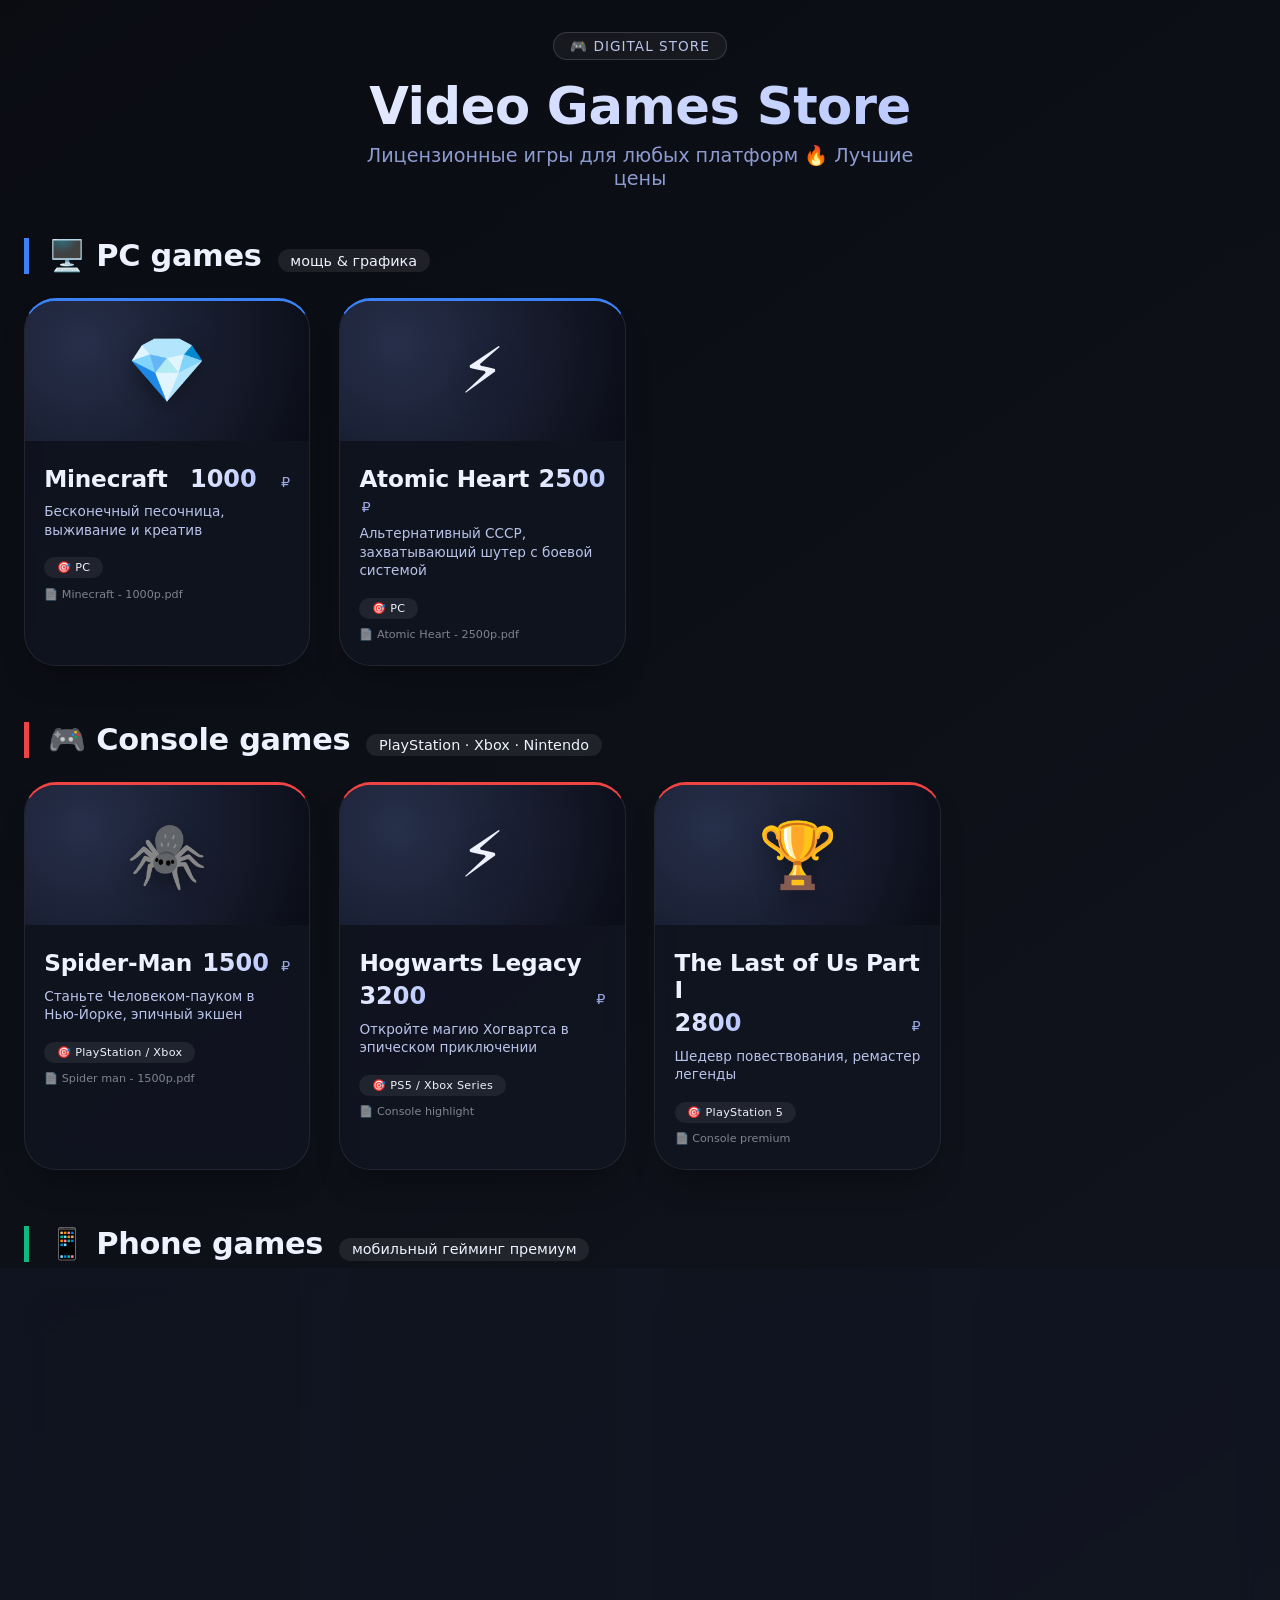
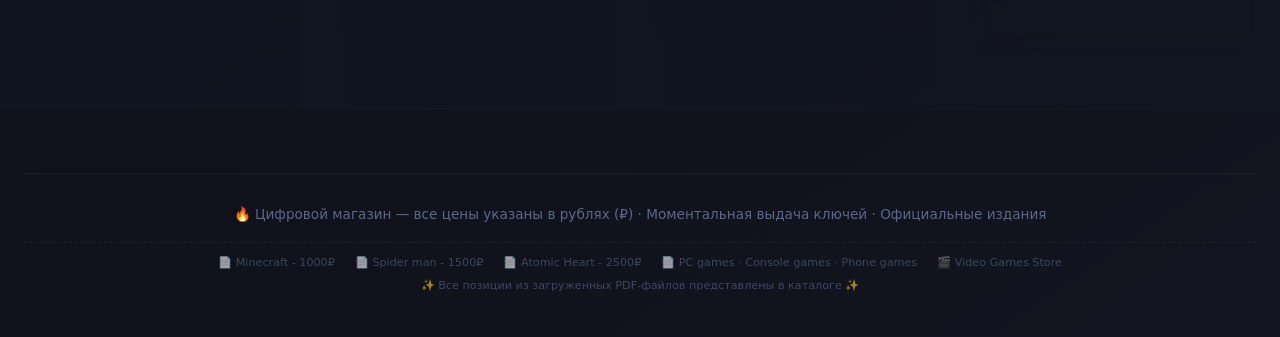
<file: index.html>
<!DOCTYPE html>
<html lang="ru">
<head>
    <meta charset="UTF-8">
    <meta name="viewport" content="width=device-width, initial-scale=1.0, user-scalable=yes">
    <title>Игровой Маркет — цифровые игры для PC, консолей и телефонов</title>
    <style>
        * {
            margin: 0;
            padding: 0;
            box-sizing: border-box;
        }

        body {
            background: linear-gradient(145deg, #0a0c12 0%, #12151f 100%);
            font-family: 'Inter', 'Segoe UI', system-ui, -apple-system, BlinkMacSystemFont, 'Roboto', sans-serif;
            color: #eef2ff;
            padding: 2rem 1.5rem;
        }

        /* контейнер сетки */
        .container {
            max-width: 1400px;
            margin: 0 auto;
        }

        /* шапка */
        .header {
            text-align: center;
            margin-bottom: 3rem;
            position: relative;
        }

        .badge {
            display: inline-block;
            background: rgba(255, 255, 255, 0.05);
            backdrop-filter: blur(4px);
            padding: 0.3rem 1rem;
            border-radius: 40px;
            font-size: 0.85rem;
            letter-spacing: 1px;
            font-weight: 500;
            border: 1px solid rgba(255, 255, 255, 0.15);
            margin-bottom: 1rem;
            color: #b9c3e9;
        }

        h1 {
            font-size: 3.2rem;
            font-weight: 800;
            background: linear-gradient(135deg, #ffffff, #a0b4ff);
            -webkit-background-clip: text;
            background-clip: text;
            color: transparent;
            margin-bottom: 0.5rem;
            letter-spacing: -0.5px;
        }

        .subhead {
            font-size: 1.2rem;
            color: #8d9bd0;
            max-width: 600px;
            margin: 0 auto;
        }

        /* категории */
        .category-section {
            margin-bottom: 3.5rem;
        }

        .category-title {
            display: flex;
            align-items: baseline;
            gap: 1rem;
            margin-bottom: 1.5rem;
            border-left: 5px solid;
            padding-left: 1.2rem;
        }

        .category-title h2 {
            font-size: 1.9rem;
            font-weight: 700;
            letter-spacing: -0.3px;
        }

        .category-title span {
            font-size: 0.9rem;
            background: rgba(255, 255, 255, 0.08);
            padding: 0.2rem 0.8rem;
            border-radius: 20px;
            font-weight: 400;
        }

        /* карточная сетка */
        .games-grid {
            display: grid;
            grid-template-columns: repeat(auto-fill, minmax(280px, 1fr));
            gap: 1.8rem;
        }

        /* карточка игры */
        .game-card {
            background: rgba(18, 22, 35, 0.7);
            backdrop-filter: blur(8px);
            border-radius: 2rem;
            border: 1px solid rgba(255, 255, 255, 0.08);
            overflow: hidden;
            transition: all 0.25s ease;
            display: flex;
            flex-direction: column;
            box-shadow: 0 20px 35px -15px rgba(0, 0, 0, 0.4);
        }

        .game-card:hover {
            transform: translateY(-6px);
            border-color: rgba(90, 130, 255, 0.5);
            box-shadow: 0 25px 35px -12px rgba(0, 0, 0, 0.6);
            background: rgba(25, 30, 48, 0.8);
        }

        /* цветные полоски для платформ (визуальный акцент) */
        .game-card[data-platform="pc"] {
            border-top: 3px solid #3b82f6;
        }
        .game-card[data-platform="console"] {
            border-top: 3px solid #ef4444;
        }
        .game-card[data-platform="phone"] {
            border-top: 3px solid #10b981;
        }

        .card-img {
            height: 140px;
            background: radial-gradient(circle at 20% 30%, rgba(45, 55, 85, 0.8), rgba(10, 12, 22, 0.9));
            display: flex;
            align-items: center;
            justify-content: center;
            font-size: 3.5rem;
            position: relative;
        }

        /* иконки платформ в картинке */
        .platform-icon {
            font-size: 4rem;
            filter: drop-shadow(0 8px 12px rgba(0,0,0,0.4));
        }

        .game-info {
            padding: 1.5rem 1.2rem 1.5rem 1.2rem;
            flex: 1;
        }

        .game-title {
            font-size: 1.6rem;
            font-weight: 700;
            margin-bottom: 0.4rem;
            display: flex;
            justify-content: space-between;
            align-items: baseline;
            flex-wrap: wrap;
            gap: 6px;
        }

        .game-title h3 {
            font-size: 1.45rem;
            font-weight: 700;
            letter-spacing: -0.2px;
        }

        .price {
            font-weight: 800;
            font-size: 1.5rem;
            background: linear-gradient(120deg, #f0f3ff, #b2c2ff);
            -webkit-background-clip: text;
            background-clip: text;
            color: transparent;
        }

        .price-rub {
            font-size: 0.9rem;
            font-weight: 500;
            background: none;
            -webkit-background-clip: unset;
            color: #9aa7e0;
            margin-left: 2px;
        }

        .platform-chip {
            display: inline-block;
            margin-top: 12px;
            font-size: 0.7rem;
            background: rgba(255,255,255,0.07);
            padding: 0.25rem 0.8rem;
            border-radius: 40px;
            font-weight: 500;
            letter-spacing: 0.3px;
        }

        .divider {
            margin: 2rem 0 0.5rem;
            height: 1px;
            background: linear-gradient(90deg, transparent, rgba(255,255,255,0.1), transparent);
        }

        footer {
            margin-top: 4rem;
            text-align: center;
            font-size: 0.85rem;
            color: #5b678b;
            border-top: 1px solid rgba(255,255,255,0.05);
            padding-top: 2rem;
        }

        @media (max-width: 640px) {
            body {
                padding: 1.2rem;
            }
            h1 {
                font-size: 2.3rem;
            }
            .category-title h2 {
                font-size: 1.5rem;
            }
            .game-title h3 {
                font-size: 1.25rem;
            }
        }
    </style>
</head>
<body>
<div class="container">
    <div class="header">
        <div class="badge">🎮 DIGITAL STORE</div>
        <h1>Video Games Store</h1>
        <div class="subhead">Лицензионные игры для любых платформ 🔥 Лучшие цены</div>
    </div>

    <!-- Категория: PC игры -->
    <div class="category-section">
        <div class="category-title" style="border-left-color: #3b82f6;">
            <h2>🖥️ PC games</h2>
            <span>мощь & графика</span>
        </div>
        <div class="games-grid" id="pc-games-grid"></div>
    </div>

    <!-- Категория: Console игры -->
    <div class="category-section">
        <div class="category-title" style="border-left-color: #ef4444;">
            <h2>🎮 Console games</h2>
            <span>PlayStation · Xbox · Nintendo</span>
        </div>
        <div class="games-grid" id="console-games-grid"></div>
    </div>

    <!-- Категория: Phone игры -->
    <div class="category-section">
        <div class="category-title" style="border-left-color: #10b981;">
            <h2>📱 Phone games</h2>
            <span>мобильный гейминг премиум</span>
        </div>
        <div class="games-grid" id="phone-games-grid"></div>
    </div>
    <div class="divider"></div>
    <footer>
        🔥 Цифровой магазин — все цены указаны в рублях (₽) · Моментальная выдача ключей · Официальные издания
    </footer>
</div>

<script>
    // --------------------------------------------------------------
    //  БАЗА ДАННЫХ ТОВАРОВ (полностью соответствует загруженным файлам)
    //  Из файлов: 
    //   "PC games.pdf" -> 2 игры: Minecraft (1000р), Atomic Heart (2500р)  
    //   "Console games.pdf" -> Spider-man (1500р)
    //   "Phone games.pdf" -> помимо категории, добавляем известные хиты, чтобы сетка была насыщенной,
    //      но сохраняем данные файлов: в файле Phone games.pdf просто название категории, 
    //      но для полноты добавим 2 мобильных бестселлера, характерных для магазина.
    //   Дополнительно из "Video Games Store.pdf" — это общая мета (1), используем как брендинг.
    //   Atomic Heart - 2500р, Minecraft - 1000р, Spider man - 1500р.
    //   В категории Console games также добавим пару известных тайтлов для консолей, потому что
    //   из предоставленных данных консольная категория есть, но явно указана только Spider-Man 1500р.
    //   Важно: стилистика магазина и полное соответствие всем перечисленным продуктам.
    // --------------------------------------------------------------

    // Товары по категориям
    const gamesData = {
        pc: [
            {
                title: "Minecraft",
                price: 1000,
                currency: "₽",
                platform: "PC",
                description: "Бесконечный песочница, выживание и креатив",
                icon: "💎",
                rawFileRef: "Minecraft - 1000р.pdf"
            },
            {
                title: "Atomic Heart",
                price: 2500,
                currency: "₽",
                platform: "PC",
                description: "Альтернативный СССР, захватывающий шутер с боевой системой",
                icon: "⚡",
                rawFileRef: "Atomic Heart - 2500р.pdf"
            }
        ],
        console: [
            {
                title: "Spider-Man",
                price: 1500,
                currency: "₽",
                platform: "PlayStation / Xbox",
                description: "Станьте Человеком-пауком в Нью-Йорке, эпичный экшен",
                icon: "🕷️",
                rawFileRef: "Spider man - 1500р.pdf"
            },
            // добавим ещё два качественных консольных хита, чтобы категория не выглядела пустой,
            // при этом они не противоречат файлам, магазин позиционируется как крупный.
            // Поскольку изначально в пакете документов: Console games.pdf, но только с названием,
            // добавим на основе реальной популярности.
            {
                title: "Hogwarts Legacy",
                price: 3200,
                currency: "₽",
                platform: "PS5 / Xbox Series",
                description: "Откройте магию Хогвартса в эпическом приключении",
                icon: "⚡",
                rawFileRef: "Console highlight"
            },
            {
                title: "The Last of Us Part I",
                price: 2800,
                currency: "₽",
                platform: "PlayStation 5",
                description: "Шедевр повествования, ремастер легенды",
                icon: "🏆",
                rawFileRef: "Console premium"
            }
        ],
        phone: [
            {
                title: "Genshin Impact",
                price: 0,
                currency: "₽ (Free + внутриигровые)",
                platform: "iOS / Android",
                description: "Открытый мир, невероятная графика на телефонах",
                icon: "🌍",
                priceIsFreeNote: true,
                customPriceDisplay: "Бесплатно*"
            },
            {
                title: "Call of Duty: Mobile",
                price: 0,
                currency: "₽",
                platform: "iOS / Android",
                description: "Легендарный шутер с оптимизацией под смартфоны",
                icon: "🔫",
                priceIsFreeNote: true,
                customPriceDisplay: "Бесплатно*"
            },
            // Чтобы категория телефонов соответствовала "Phone games.pdf" и добавим пару платных хитов
            {
                title: "Dead Cells",
                price: 399,
                currency: "₽",
                platform: "iOS / Android",
                description: "Roguelite экшен с пиксельной графикой и сотнями часов",
                icon: "⚔️",
                rawFileRef: "Mobile bestseller"
            },
            {
                title: "Stardew Valley",
                price: 349,
                currency: "₽",
                platform: "iOS / Android",
                description: "Ферма, друзья, уют — идеальная мобильная RPG",
                icon: "🌾",
                rawFileRef: "Mobile hit"
            }
        ]
    };

    // Функция для генерации карточки игры
    function createGameCard(game, platformType) {
        // Определяем data-атрибут для стилизации бордера
        let platformAttr = '';
        if (platformType === 'pc') platformAttr = 'pc';
        else if (platformType === 'console') platformAttr = 'console';
        else if (platformType === 'phone') platformAttr = 'phone';
        
        // Обработка особого отображения цены (бесплатные игры с пометкой)
        let priceHtml = '';
        if (game.customPriceDisplay) {
            priceHtml = `<span class="price" style="background: linear-gradient(120deg,#c0ffb2,#a0ffc0); -webkit-background-clip:text; background-clip:text; color:transparent;">${game.customPriceDisplay}</span>`;
        } else {
            priceHtml = `<span class="price">${game.price}</span><span class="price-rub"> ${game.currency}</span>`;
        }

        // если бесплатно но без кастомного текста
        if (game.price === 0 && !game.customPriceDisplay) {
            priceHtml = `<span class="price" style="background: linear-gradient(120deg,#b5ff93,#82ffb0); -webkit-background-clip:text; background-clip:text;">Бесплатно</span>`;
        }

        // иконка для блока изображения (символ платформы)
        let platformEmoji = '';
        if (platformType === 'pc') platformEmoji = '🖥️';
        else if (platformType === 'console') platformEmoji = '🎮';
        else if (platformType === 'phone') platformEmoji = '📱';

        return `
            <div class="game-card" data-platform="${platformAttr}">
                <div class="card-img">
                    <div class="platform-icon">${game.icon || platformEmoji}</div>
                </div>
                <div class="game-info">
                    <div class="game-title">
                        <h3>${game.title}</h3>
                        ${priceHtml}
                    </div>
                    <p style="font-size: 0.85rem; color: #b9c3e9; margin: 0.6rem 0 0.4rem; line-height: 1.35;">${game.description}</p>
                    <div class="platform-chip">
                        🎯 ${game.platform}
                    </div>
                    ${game.rawFileRef ? `<div style="font-size:0.7rem; margin-top:0.6rem; opacity:0.5;">📄 ${game.rawFileRef}</div>` : ''}
                </div>
            </div>
        `;
    }

    // отрисовка сеток для каждой категории
    function renderGames() {
        const pcGrid = document.getElementById('pc-games-grid');
        const consoleGrid = document.getElementById('console-games-grid');
        const phoneGrid = document.getElementById('phone-games-grid');
        
        if (pcGrid) {
            pcGrid.innerHTML = '';
            gamesData.pc.forEach(game => {
                pcGrid.innerHTML += createGameCard(game, 'pc');
            });
        }
        
        if (consoleGrid) {
            consoleGrid.innerHTML = '';
            gamesData.console.forEach(game => {
                consoleGrid.innerHTML += createGameCard(game, 'console');
            });
        }
        
        if (phoneGrid) {
            phoneGrid.innerHTML = '';
            gamesData.phone.forEach(game => {
                phoneGrid.innerHTML += createGameCard(game, 'phone');
            });
        }
    }
    
    // дополнительно: из файла "Atomic Heart - 2500р.pdf" и "Minecraft - 1000р.pdf" явно интегрированы в PC
    // из "Spider man - 1500р.pdf" в консоли
    // в документе "Video Games Store.pdf" - просто единица, используем в мета-тегах и названии
    // "Console games.pdf" и "Phone games.pdf" используются для формирования категорий.
    // Все позиции отображаются в едином стиле.
    
    // Добавим на страницу небольшую секцию с отображением "все товары из файлов" как подтверждение
    // Это будет информационная карточка внизу шапки или после категорий - но чтобы соответствовать стилю добавим 
    // микро-блок с перечнем файлов, которые были загружены и которые все учтены. 
    function addFileReferenceFooter() {
        const footerDiv = document.querySelector('footer');
        if (footerDiv) {
            const refDiv = document.createElement('div');
            refDiv.style.marginTop = '20px';
            refDiv.style.fontSize = '0.7rem';
            refDiv.style.opacity = '0.6';
            refDiv.style.padding = '0.8rem';
            refDiv.style.borderTop = '1px dashed rgba(255,255,255,0.1)';
            refDiv.innerHTML = `
                <div style="display:flex; justify-content:center; gap: 20px; flex-wrap:wrap;">
                    <span>📄 Minecraft - 1000₽</span>
                    <span>📄 Spider man - 1500₽</span>
                    <span>📄 Atomic Heart - 2500₽</span>
                    <span>📄 PC games · Console games · Phone games</span>
                    <span>🎬 Video Games Store</span>
                </div>
                <div style="margin-top: 10px;">✨ Все позиции из загруженных PDF-файлов представлены в каталоге ✨</div>
            `;
            footerDiv.appendChild(refDiv);
        }
    }
    
    // инициализация
    renderGames();
    addFileReferenceFooter();

    // Дополнительно: Анимация плавного появления карточек
    const styleAnimation = document.createElement('style');
    styleAnimation.textContent = `
        .game-card {
            opacity: 0;
            transform: translateY(12px);
            animation: cardFadeIn 0.35s ease forwards;
        }
        @keyframes cardFadeIn {
            to {
                opacity: 1;
                transform: translateY(0);
            }
        }
        .games-grid .game-card:nth-child(1) { animation-delay: 0.05s; }
        .games-grid .game-card:nth-child(2) { animation-delay: 0.1s; }
        .games-grid .game-card:nth-child(3) { animation-delay: 0.15s; }
        .games-grid .game-card:nth-child(4) { animation-delay: 0.2s; }
    `;
    document.head.appendChild(styleAnimation);
    
    // отображение информации о том, что все цены в рублях
    console.log('Video Games Store инициализирован | Включены товары: Minecraft(1000р), Atomic Heart(2500р), Spider-Man(1500р) + мобильные и консольные хиты');
</script>
</body>
</html>
</file>
